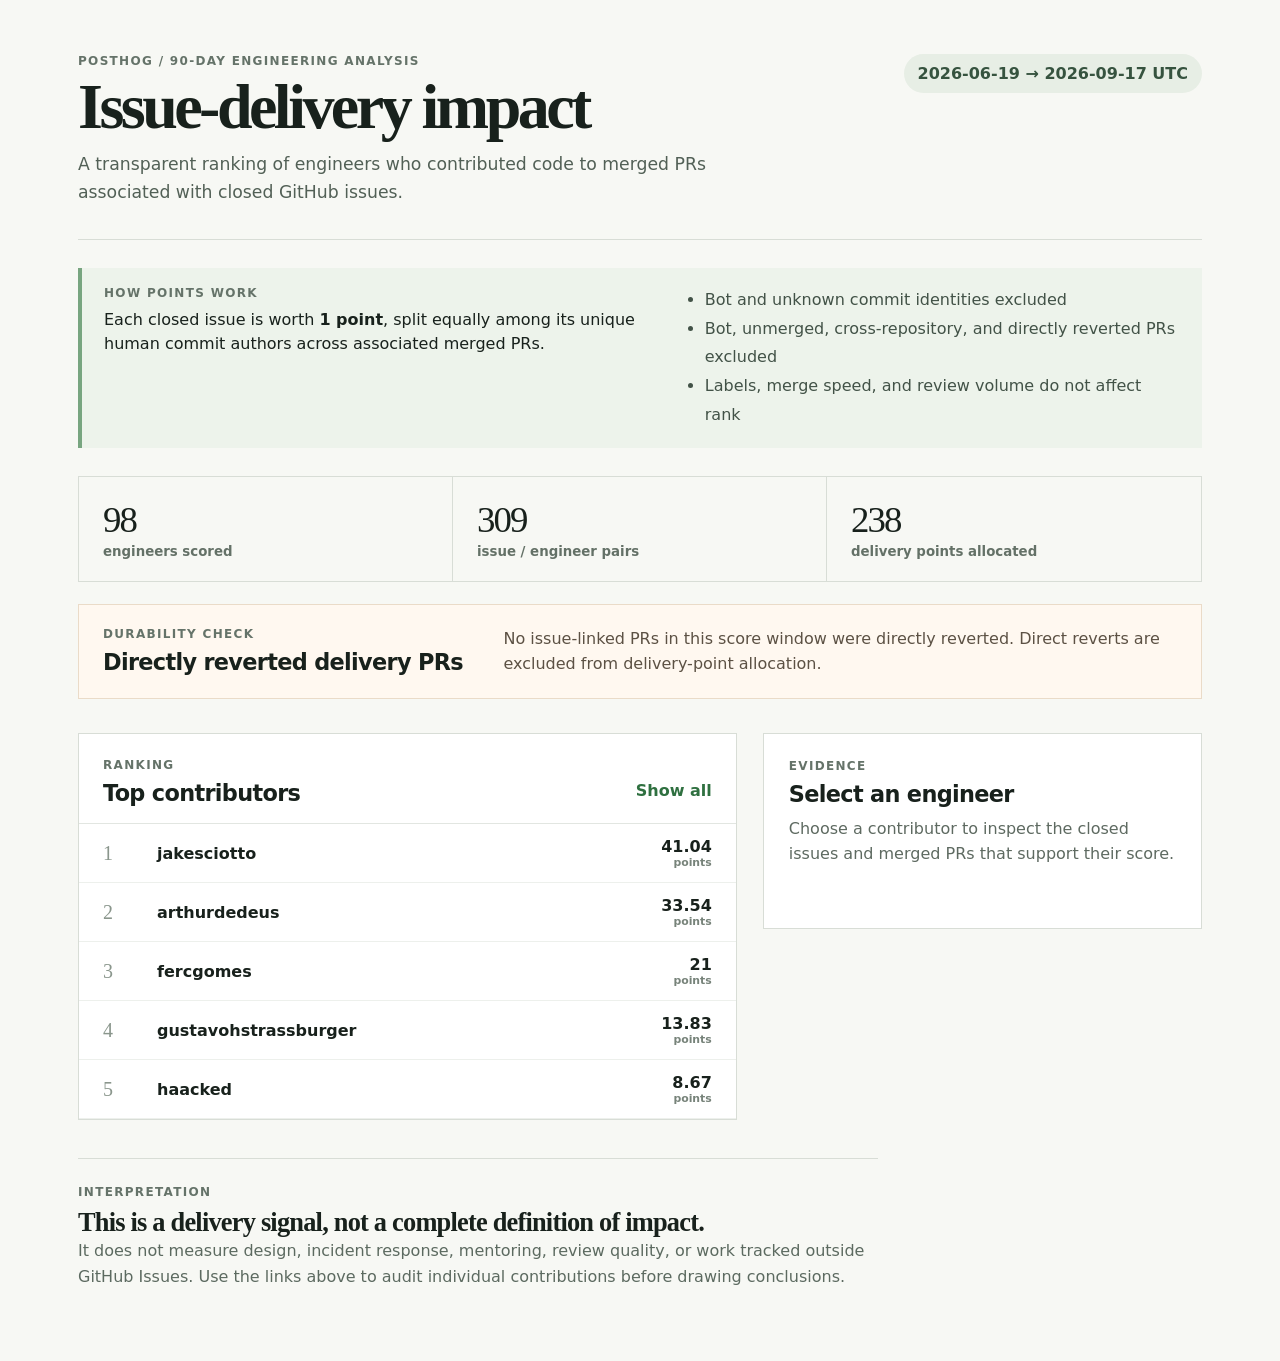
<file: index.html>
<!doctype html>
<html lang="en">
  <head>
    <meta charset="UTF-8" />
    <meta name="viewport" content="width=device-width, initial-scale=1.0" />
    <title>PostHog engineering impact</title>
    <link rel="stylesheet" href="styles.css" />
  </head>
  <body>
    <main class="shell">
      <header class="hero">
        <div>
          <p class="eyebrow">PostHog / 90-day engineering analysis</p>
          <h1>Issue-delivery impact</h1>
          <p class="lede">A transparent ranking of engineers who contributed code to merged PRs associated with closed GitHub issues.</p>
        </div>
        <div class="window" id="window">Loading window…</div>
      </header>

      <section class="method" aria-labelledby="method-title">
        <div>
          <p class="eyebrow" id="method-title">How points work</p>
          <p>Each closed issue is worth <strong>1 point</strong>, split equally among its unique human commit authors across associated merged PRs.</p>
        </div>
        <ul>
          <li>Bot and unknown commit identities excluded</li>
          <li>Bot, unmerged, cross-repository, and directly reverted PRs excluded</li>
          <li>Labels, merge speed, and review volume do not affect rank</li>
        </ul>
      </section>

      <section class="summary" aria-label="Dashboard summary">
        <div class="stat"><span id="engineer-count">—</span><small>engineers scored</small></div>
        <div class="stat"><span id="evidence-count">—</span><small>issue / engineer pairs</small></div>
        <div class="stat"><span id="score-total">—</span><small>delivery points allocated</small></div>
      </section>

      <section class="reverts" aria-labelledby="reverts-title">
        <div>
          <p class="eyebrow">Durability check</p>
          <h2 id="reverts-title">Directly reverted delivery PRs</h2>
        </div>
        <div id="revert-content" class="revert-content">Loading revert evidence…</div>
      </section>

      <section class="layout">
        <section class="ranking" aria-labelledby="ranking-title">
          <div class="section-heading">
            <div>
              <p class="eyebrow">Ranking</p>
              <h2 id="ranking-title">Top contributors</h2>
            </div>
            <button id="show-all" type="button" aria-pressed="false">Show all</button>
          </div>
          <ol class="rank-list" id="rank-list" aria-live="polite"></ol>
        </section>

        <aside class="detail" aria-labelledby="detail-title">
          <p class="eyebrow">Evidence</p>
          <h2 id="detail-title">Select an engineer</h2>
          <p class="detail-copy" id="detail-copy">Choose a contributor to inspect the closed issues and merged PRs that support their score.</p>
          <div id="detail-stats" class="detail-stats"></div>
          <ul id="evidence-list" class="evidence-list"></ul>
        </aside>
      </section>

      <section class="caveats" aria-labelledby="caveats-title">
        <p class="eyebrow">Interpretation</p>
        <h2 id="caveats-title">This is a delivery signal, not a complete definition of impact.</h2>
        <p>It does not measure design, incident response, mentoring, review quality, or work tracked outside GitHub Issues. Use the links above to audit individual contributions before drawing conclusions.</p>
      </section>
    </main>
    <script src="dashboard.js"></script>
  </body>
</html>
</file>
<file: styles.css>
:root {
  color: #18211c;
  background: #f7f8f4;
  font-family: Inter, ui-sans-serif, system-ui, -apple-system, BlinkMacSystemFont, "Segoe UI", sans-serif;
}

* { box-sizing: border-box; }
body { margin: 0; }
button { font: inherit; }

.shell { max-width: 1180px; margin: 0 auto; padding: 54px 28px 72px; }
.hero { display: flex; justify-content: space-between; gap: 32px; align-items: start; border-bottom: 1px solid #d8ddd6; padding-bottom: 32px; }
.eyebrow { margin: 0 0 8px; color: #657369; font-size: .75rem; font-weight: 800; letter-spacing: .11em; text-transform: uppercase; }
h1, h2, p { margin-top: 0; }
h1 { font-family: Georgia, serif; font-size: clamp(2.4rem, 5vw, 4.2rem); line-height: .96; letter-spacing: -.055em; margin-bottom: 14px; }
h2 { margin-bottom: 0; font-size: 1.4rem; letter-spacing: -.03em; }
.lede { max-width: 650px; color: #526056; font-size: 1.08rem; line-height: 1.6; margin-bottom: 0; }
.window { background: #e7eee5; color: #36533f; font-weight: 700; padding: 10px 14px; border-radius: 999px; white-space: nowrap; }

.method { margin: 28px 0; display: grid; grid-template-columns: 1.1fr 1fr; gap: 36px; border-left: 4px solid #78a580; padding: 18px 22px; background: #edf3eb; }
.method p:last-child { margin-bottom: 0; line-height: 1.5; }
.method ul { align-self: center; margin: 0; padding-left: 20px; color: #425247; line-height: 1.8; }
.summary { display: grid; grid-template-columns: repeat(3, 1fr); border: 1px solid #d8ddd6; margin-bottom: 34px; }
.stat { padding: 21px 24px; border-right: 1px solid #d8ddd6; }
.stat:last-child { border-right: 0; }
.stat span { display: block; font-family: Georgia, serif; font-size: 2.3rem; letter-spacing: -.05em; }
.stat small { color: #647167; font-weight: 650; }
.reverts { display: grid; grid-template-columns: minmax(230px, .55fr) 1fr; gap: 30px; padding: 22px 24px; margin: -12px 0 34px; background: #fff8f0; border: 1px solid #eadbc8; }
.revert-content { color: #5c5144; line-height: 1.55; }
.revert-content ul { margin: 0; padding-left: 18px; }
.revert-content a { color: #8a4b21; font-weight: 750; }

.layout { display: grid; grid-template-columns: minmax(0, 1.32fr) minmax(330px, .88fr); gap: 26px; align-items: start; }
.ranking, .detail { background: #fff; border: 1px solid #d8ddd6; }
.section-heading { display: flex; justify-content: space-between; align-items: end; padding: 24px 24px 17px; border-bottom: 1px solid #e2e6e1; }
.section-heading button { color: #2f7040; background: transparent; border: 0; cursor: pointer; font-weight: 750; padding: 6px 0; }
.rank-list { list-style: none; margin: 0; padding: 0; }
.rank-row { display: grid; grid-template-columns: 42px minmax(120px, 1fr) 62px; gap: 12px; align-items: center; padding: 13px 24px; border-bottom: 1px solid #edf0ec; cursor: pointer; }
.rank-row:hover, .rank-row.selected { background: #f0f6ed; }
.rank { color: #8a968c; font-family: Georgia, serif; font-size: 1.25rem; }
.engineer { font-weight: 780; }
.bar-track { height: 8px; margin-top: 7px; background: #edf0ec; overflow: hidden; border-radius: 99px; }
.bar { height: 100%; background: #49865a; border-radius: inherit; }
.points { font-variant-numeric: tabular-nums; font-weight: 800; text-align: right; }
.points small { display: block; color: #77837a; font-size: .68rem; font-weight: 700; }

.detail { padding: 25px; position: sticky; top: 20px; }
.detail-copy { color: #5e6a61; line-height: 1.55; margin: 10px 0 18px; }
.detail-stats { display: flex; gap: 18px; margin-bottom: 18px; }
.detail-stat { border-top: 1px solid #cfd7ce; padding-top: 8px; color: #5d6c61; font-size: .78rem; }
.detail-stat strong { display: block; color: #1d2c21; font-size: 1.25rem; }
.evidence-list { list-style: none; margin: 0; padding: 0; max-height: 500px; overflow: auto; }
.evidence-list li { border-top: 1px solid #e4e8e3; padding: 12px 0; }
.issue-link { color: #235f34; font-weight: 780; text-decoration: none; }
.pr-links { margin-top: 5px; display: flex; flex-wrap: wrap; gap: 6px; }
.pr-links a { color: #617468; font-size: .8rem; text-decoration: none; border-bottom: 1px solid #aebaae; }
.empty { color: #718076; font-style: italic; }
.caveats { margin-top: 38px; max-width: 800px; border-top: 1px solid #d8ddd6; padding-top: 26px; }
.caveats h2 { font-family: Georgia, serif; font-size: 1.65rem; }
.caveats p:last-child { color: #5c6a60; line-height: 1.6; margin-bottom: 0; }

@media (max-width: 760px) {
  .shell { padding: 34px 18px; }
  .hero, .method, .layout { display: block; }
  .window { display: inline-block; margin-top: 18px; }
  .method { margin: 22px 0; }
  .method ul { margin-top: 14px; }
  .reverts { display: block; }
  .revert-content { margin-top: 12px; }
  .summary { grid-template-columns: 1fr; }
  .stat { border-right: 0; border-bottom: 1px solid #d8ddd6; }
  .stat:last-child { border-bottom: 0; }
  .detail { margin-top: 22px; position: static; }
}
</file>
